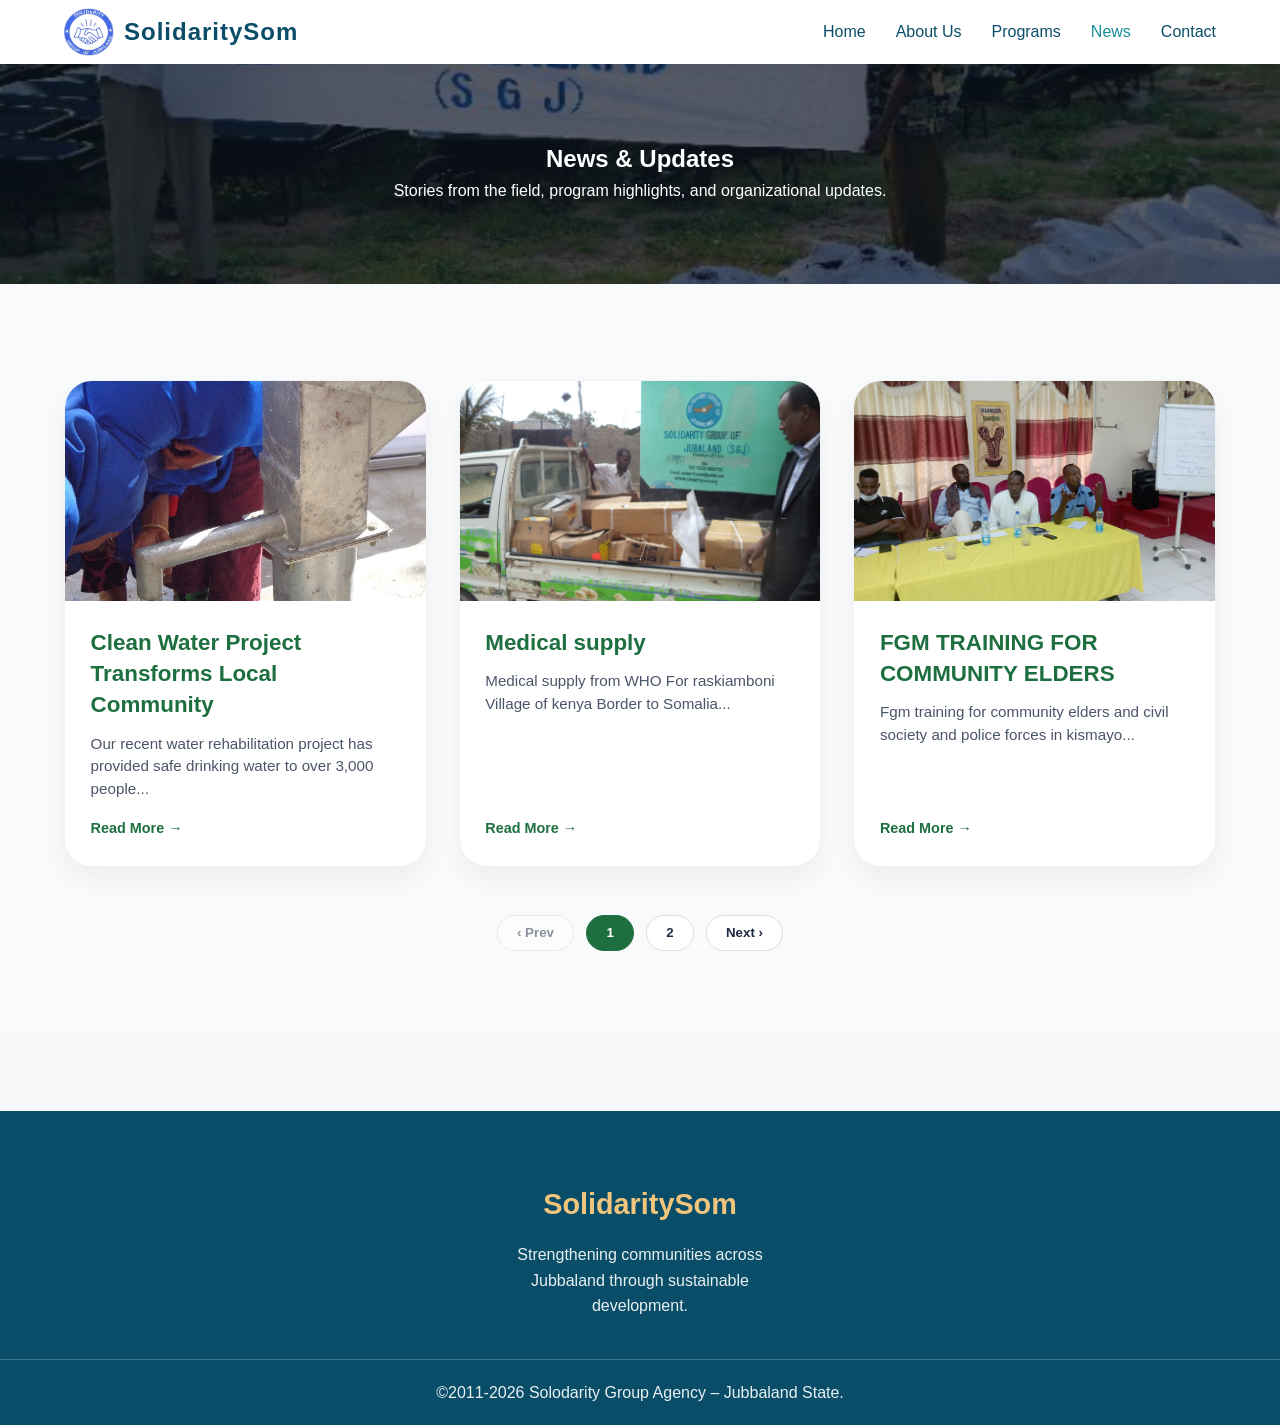
<file: blog.html>
<!DOCTYPE html>
<html lang="en">
<head>
    <meta charset="UTF-8">
    <meta name="viewport" content="width=device-width, initial-scale=1.0">
    <title>News & Updates | SolidaritySom Agency</title>

    <link rel="stylesheet" href="assets/css/style.css">
    <style>
        /* ========== BLOG LIST SECTION (responsive grid + pagination) ========== */
        .blog-list-section {
            padding: 5rem 0;
            background: #f9fafc;
        }
        .blog-list-grid {
            display: grid;
            grid-template-columns: repeat(auto-fill, minmax(320px, 1fr));
            gap: 2rem;
            margin-bottom: 3rem;
        }
        .blog-card {
            background: white;
            border-radius: 28px;
            overflow: hidden;
            box-shadow: 0 12px 24px rgba(0,0,0,0.05);
            transition: transform 0.25s, box-shadow 0.25s;
        }
        .blog-card:hover {
            transform: translateY(-6px);
            box-shadow: 0 20px 30px rgba(0,0,0,0.1);
        }
        .blog-card img {
            width: 100%;
            height: 220px;
            object-fit: cover;
        }
        .blog-content {
            padding: 1.6rem;
        }
        .blog-content h3 {
            font-size: 1.4rem;
            margin-bottom: 0.75rem;
            color: #1e6f3f;
        }
        .blog-content p {
            color: #4a5568;
            margin-bottom: 1rem;
            line-height: 1.5;
        }
        .read-more {
            font-weight: 600;
            color: #1e6f3f;
            display: inline-flex;
            align-items: center;
            gap: 6px;
        }
        .read-more:hover { gap: 10px; }

        /* Pagination */
        .pagination {
            display: flex;
            justify-content: center;
            gap: 0.75rem;
            flex-wrap: wrap;
            margin-top: 2rem;
        }
        .page-btn {
            background: white;
            border: 1px solid #ddd;
            padding: 0.6rem 1.2rem;
            border-radius: 40px;
            font-weight: 600;
            cursor: pointer;
            transition: 0.2s;
            color: #1e2a41;
        }
        .page-btn.active-page {
            background: #1e6f3f;
            color: white;
            border-color: #1e6f3f;
        }
        .page-btn:hover:not(.active-page) {
            background: #eef2f0;
            border-color: #1e6f3f;
        }

        /* ========== SINGLE POST PAGE (dynamic overlay / modal style but separate page concept) ========== */
        /* This will be shown as a separate view (dynamic content) */
        .single-post-container {
            max-width: 1000px;
            margin: 2rem auto;
            background: white;
            border-radius: 32px;
            padding: 2rem;
            box-shadow: 0 20px 35px rgba(0,0,0,0.1);
        }
        .post-header {
            margin-bottom: 2rem;
        }
        .post-title {
            font-size: 2.5rem;
            color: #1e6f3f;
            margin-bottom: 0.5rem;
        }
        .post-meta {
            color: #6c7a8e;
            font-size: 0.9rem;
            display: flex;
            gap: 1rem;
            align-items: center;
            margin-bottom: 1.5rem;
        }
        .featured-media {
            margin: 1.5rem 0;
            border-radius: 24px;
            overflow: hidden;
        }
        .featured-media img, .featured-media video {
            width: 100%;
            max-height: 500px;
            object-fit: cover;
            border-radius: 24px;
        }
        .post-description {
            font-size: 1.1rem;
            line-height: 1.7;
            color: #2d3e50;
            margin: 1.5rem 0;
        }
        .gallery-grid {
            display: grid;
            grid-template-columns: repeat(auto-fit, minmax(200px, 1fr));
            gap: 1rem;
            margin: 2rem 0;
        }
        .gallery-grid img {
            border-radius: 18px;
            width: 100%;
            height: 160px;
            object-fit: cover;
            transition: 0.2s;
        }
        .back-btn {
            display: inline-flex;
            align-items: center;
            gap: 8px;
            background: #f0f2f5;
            padding: 8px 20px;
            border-radius: 40px;
            margin-bottom: 1.5rem;
            font-weight: 600;
            color: #1e6f3f;
        }
        footer {
            background: #0a1f1c;
            color: #e2e8f0;
            padding: 2rem 0;
            text-align: center;
            margin-top: 3rem;
        }
        .hidden-view {
            display: none;
        }
        .blog-view {
            display: block;
        }
        .single-view {
            display: none;
            padding: 2rem 0;
        }
         
        .logo{
            display: flex;
            justify-content: center;
            flex-direction: row-reverse;
            align-items: center;
            
        }
        .logo img{
            width:50%;
            max-width:50px;
            margin-right:10px;
        }
    </style>
</head>

<body>

    <!-- Header -->
    <header class="main-header">
        <div class="container header-container">
            <div class="logo">
                <h2>SolidaritySom</h2>
                <img src="assets/images/solidarityGroupLogo.png"/>
            </div>

            <nav class="navbar">
                <ul class="nav-links">
                    <li><a href="index.html">Home</a></li>
                    <li><a href="about.html">About Us</a></li>
                    <li><a href="programs.html">Programs</a></li>
                    <li><a href="blog.html" class="active">News</a></li>
                    <li><a href="contact.html">Contact</a></li>
                </ul>
            </nav>

            <div class="menu-toggle" id="mobile-menu">
                <span class="bar"></span>
                <span class="bar"></span>
                <span class="bar"></span>
            </div>
        </div>
    </header>

    <!-- ================= BLOG HERO ================= -->
    <section class="blog-hero">
        <div class="container">
            <h1>News & Updates</h1>
            <p>Stories from the field, program highlights, and organizational updates.</p>
        </div>
    </section>

    <!-- ================= BLOG LIST ================= -->
    <!-- BLOG LIST SECTION (with pagination & responsive) -->
<section id="blogListView" class="blog-list-section blog-view">
    <div class="container">
        
        <div id="blogGridContainer" class="blog-list-grid"></div>
        <div id="paginationContainer" class="pagination"></div>
    </div>
</section>

<!-- SINGLE POST VIEW (dynamic) -->
<section id="singlePostView" class="single-view">
    <div class="container">
        <button id="backToBlogBtn" class="back-btn"><i class="fas fa-arrow-left"></i> Back to all posts</button>
        <div id="dynamicPostContent" class="single-post-container"></div>
    </div>
</section>

    <!-- Footer -->
    <footer class="footer">
        <div class="container footer-grid">
            <div class="footer-col">
                <h3>SolidaritySom</h3>
                <p>Strengthening communities across Jubbaland through sustainable development.</p>
            </div>
        </div>
        <div class="footer-bottom">
            <p>©2011-2026 Solodarity Group Agency – Jubbaland State.</p>
        </div>
    </footer>
<script src="assets/js/blog.js"></script>
    <script src="assets/js/main.js"></script>
</body>
</html>
</file>
<file: assets/css/style.css>
/* Global Reset */
* {
    margin: 0;
    padding: 0;
    box-sizing: border-box;
}

body {
    font-family: 'Poppins', sans-serif;
    background: #f7f9fb;
    color: #222;
    line-height: 1.6;
}

/* Header */
.main-header {
    width: 100%;
    padding: 20px 60px;
    display: flex;
    justify-content: space-between;
    align-items: center;
    background: #ffffff;
    box-shadow: 0 2px 10px rgba(0,0,0,0.05);
    position: fixed;
    top: 0;
    z-index: 1000;
}

.logo h2 {
    color: #0a4d68;
    font-weight: 700;
}

.navbar ul {
    display: flex;
    gap: 30px;
    list-style: none;
}

.navbar a {
    text-decoration: none;
    color: #0a4d68;
    font-weight: 500;
}

.navbar a.active,
.navbar a:hover {
    color: #1a8f98;
}
/* ================= HEADER STYLING ================= */

.main-header {
    width: 100%;
    background: #ffffff;
    padding: 8px 0;
    position: fixed;
    top: 0;
    left: 0;
    z-index: 2000;
    box-shadow: 0 2px 10px rgba(0,0,0,0.05);
    transition: 0.3s ease;
}

.header-container {
    width: 90%;
    max-width: 1300px;
    margin: auto;
    display: flex;
    justify-content: space-between;
    align-items: center;
}

.logo h2 {
    color: #0A4D68;
    font-weight: 700;
    letter-spacing: 1px;
}

/* Desktop Navigation */
.nav-links {
    display: flex;
    gap: 35px;
    list-style: none;
}

.nav-links a {
    text-decoration: none;
    color: #0A4D68;
    font-weight: 500;
    transition: 0.3s ease;
}

.nav-links a:hover,
.nav-links a.active {
    color: #1A8F98;
}

/* ================= MOBILE MENU ================= */

.menu-toggle {
    display: none;
    flex-direction: column;
    cursor: pointer;
    gap: 5px;
}

.menu-toggle .bar {
    width: 28px;
    height: 3px;
    background: #0A4D68;
    transition: 0.3s ease;
}

/* Mobile Navigation Hidden by Default */
.nav-links {
    transition: 0.4s ease;
}

@media (max-width: 900px) {

    .menu-toggle {
        display: flex;
    }

    .nav-links {
        position: absolute;
        top: 70px;
        right: 0;
        width: 100%;
        background: #ffffff;
        flex-direction: column;
        align-items: center;
        padding: 25px 0;
        gap: 25px;
        transform: translateY(-200%);
        box-shadow: 0 4px 12px rgba(0,0,0,0.1);
    }

    .nav-links.active {
        transform: translateY(0);
    }

    /* Hamburger Animation */
    .menu-toggle.open .bar:nth-child(1) {
        transform: rotate(45deg) translate(5px, 6px);
    }

    .menu-toggle.open .bar:nth-child(2) {
        opacity: 0;
    }

    .menu-toggle.open .bar:nth-child(3) {
        transform: rotate(-45deg) translate(5px, -6px);
    }
}

/* Sticky Header Shrink Effect */
.main-header.scrolled {
    padding: 10px 0;
    box-shadow: 0 3px 12px rgba(0,0,0,0.1);
}

/* Hero Section */

.hero {
    height: 100vh;
    background: linear-gradient(to bottom, rgba(0,0,0,0.4), rgba(0,0,0,0.6)),
                url('../images/banner.jpeg') center/cover no-repeat;
    display: flex;
    justify-content: center;
    align-items: center;
    text-align: center;
    padding: 0 20px;
}

.hero h1 {
    font-size: 3rem;
    color: #fff;
    font-weight: 700;
}

.hero p {
    color: #e6e6e6;
    margin: 20px 0;
    font-size: 1.2rem;
}

.btn-primary {
    padding: 12px 30px;
    background: #1a8f98;
    color: #fff;
    text-decoration: none;
    border-radius: 6px;
    font-weight: 600;
}
/* ================= BLOG HERO ================= */
.blog-hero {
    padding: 140px 0 80px;
    background: linear-gradient(rgba(10,20,30,0.6), rgba(10,20,30,0.6)),
                url('../images/Solodarity\ Group\ agency.png') center/cover no-repeat;
    text-align: center;
    color: #fff;
}

/* ================= BLOG LIST ================= */
/* ================= BLOG LIST SECTION - COMPLETE RESPONSIVE STYLES ================= */

.blog-list-section {
    padding: 5rem 0;
    background: #f8fafd;
    width: 100%;
    overflow-x: hidden;
}

.container {
    width: 90%;
    max-width: 1280px;
    margin: 0 auto;
}

.blog-list-grid {
    display: grid;
    grid-template-columns: repeat(3, 1fr);
    gap: 2rem;
    margin-top: 1rem;
}

/* Blog Card Styles */
.blog-card {
    background: #ffffff;
    border-radius: 28px;
    overflow: hidden;
    box-shadow: 0 10px 25px rgba(0, 0, 0, 0.05);
    transition: all 0.3s cubic-bezier(0.4, 0, 0.2, 1);
    display: flex;
    flex-direction: column;
    height: 100%;
}

.blog-card:hover {
    transform: translateY(-8px);
    box-shadow: 0 20px 35px -12px rgba(0, 0, 0, 0.15);
}

.blog-card img {
    width: 100%;
    height: 220px;
    object-fit: cover;
    transition: transform 0.5s ease;
}

.blog-card:hover img {
    transform: scale(1.05);
}

.blog-content {
    padding: 1.8rem;
    flex: 1;
    display: flex;
    flex-direction: column;
}

.blog-content h3 {
    font-size: 1.35rem;
    font-weight: 700;
    color: #1e2a41;
    margin-bottom: 0.75rem;
    line-height: 1.4;
    transition: color 0.3s ease;
}

.blog-card:hover .blog-content h3 {
    color: #1e6f3f;
}

.blog-content p {
    color: #5a6e7c;
    line-height: 1.6;
    margin-bottom: 1.25rem;
    font-size: 0.95rem;
    flex: 1;
}

.read-more {
    display: inline-flex;
    align-items: center;
    gap: 6px;
    color: #1e6f3f;
    font-weight: 600;
    text-decoration: none;
    font-size: 0.9rem;
    transition: gap 0.3s ease;
    margin-top: auto;
}

.read-more:hover {
    gap: 12px;
    color: #145c34;
}

/* Reveal Animation */
.reveal {
    opacity: 0;
    transform: translateY(30px);
    transition: all 0.7s ease;
}

.reveal.active {
    opacity: 1;
    transform: translateY(0);
}

/* ================= RESPONSIVE BREAKPOINTS ================= */

/* Tablet Landscape / Medium Screens (1024px and below) */
@media (max-width: 1024px) {
    .blog-list-grid {
        gap: 1.5rem;
    }
    
    .blog-content {
        padding: 1.5rem;
    }
    
    .blog-content h3 {
        font-size: 1.25rem;
    }
    
    .blog-card img {
        height: 200px;
    }
}

/* Tablet Portrait (768px to 1023px) */
@media (max-width: 768px) {
    .blog-list-section {
        padding: 3.5rem 0;
    }
    
    .blog-list-grid {
        grid-template-columns: repeat(2, 1fr);
        gap: 1.5rem;
    }
    
    .blog-content {
        padding: 1.25rem;
    }
    
    .blog-content h3 {
        font-size: 1.2rem;
    }
    
    .blog-content p {
        font-size: 0.9rem;
        line-height: 1.5;
    }
    
    .blog-card img {
        height: 180px;
    }
}

/* Mobile Large (480px to 767px) */
@media (max-width: 600px) {
    .blog-list-section {
        padding: 2.5rem 0;
    }
    
    .blog-list-grid {
        grid-template-columns: 1fr;
        gap: 1.8rem;
        max-width: 450px;
        margin-left: auto;
        margin-right: auto;
    }
    
    .blog-content {
        padding: 1.25rem;
    }
    
    .blog-content h3 {
        font-size: 1.2rem;
    }
    
    .blog-card img {
        height: 200px;
    }
}

/* Mobile Small (up to 480px) */
@media (max-width: 480px) {
    .blog-list-section {
        padding: 2rem 0;
    }
    
    .container {
        width: 92%;
    }
    
    .blog-list-grid {
        gap: 1.5rem;
    }
    
    .blog-content {
        padding: 1rem;
    }
    
    .blog-content h3 {
        font-size: 1.1rem;
        margin-bottom: 0.5rem;
    }
    
    .blog-content p {
        font-size: 0.85rem;
        margin-bottom: 1rem;
    }
    
    .blog-card img {
        height: 180px;
    }
    
    .read-more {
        font-size: 0.85rem;
    }
}

/* Optional: Add smooth container padding for extra small devices */
@media (max-width: 360px) {
    .blog-content {
        padding: 0.9rem;
    }
    
    .blog-content h3 {
        font-size: 1rem;
    }
}

/* ================= ADDITIONAL ENHANCEMENTS ================= */

/* Optional: Add a subtle gradient border on hover for cards */
.blog-card {
    position: relative;
    border: 1px solid rgba(0, 0, 0, 0.05);
}

.blog-card::before {
    content: '';
    position: absolute;
    top: 0;
    left: 0;
    right: 0;
    height: 4px;
    background: linear-gradient(90deg, #1e6f3f, #2b9b5a);
    transform: scaleX(0);
    transition: transform 0.3s ease;
    border-radius: 28px 28px 0 0;
}

.blog-card:hover::before {
    transform: scaleX(1);
}

/* Optional: Image overlay effect for better visual appeal */
.blog-card {
    position: relative;
}

.blog-card img {
    display: block;
}

/* Accessibility: Focus styles for better keyboard navigation */
.read-more:focus-visible {
    outline: 2px solid #1e6f3f;
    outline-offset: 2px;
    border-radius: 4px;
}

/* Optional: Loading lazy images gracefully */
.blog-card img[loading="lazy"] {
    background: #f0f2f5;
}

/* ================= HERO VIDEO SECTION ================= */

.hero {
    position: relative;
    height: 100vh;
    width: 100%;
    overflow: hidden;
    display: flex;
    justify-content: center;
    align-items: center;
}

.hero-video {
    position: absolute;
    top: 50%;
    left: 50%;
    min-width: 100%;
    min-height: 100%;
    width: auto;
    height: auto;
    z-index: -2;
    transform: translate(-50%, -50%);
    object-fit: cover;
}

/* Dark overlay */
.overlay {
    position: absolute;
    top: 0;
    left: 0;
    width: 100%;
    height: 100%;
    background: rgba(10, 20, 30, 0.55);
    z-index: -1;
}

/* Hero content */
.hero-content {
    text-align: center;
    color: #fff;
    padding: 0 20px;
    max-width: 800px;
}

.hero-content h1 {
    font-size: 3.2rem;
    font-weight: 700;
    margin-bottom: 15px;
}

.hero-content p {
    font-size: 1.25rem;
    margin-bottom: 25px;
    color: #e8f1f2;
}

/* Button */
.btn-primary {
    padding: 14px 32px;
    background: #1a8f98;
    color: #fff;
    text-decoration: none;
    border-radius: 6px;
    font-weight: 600;
    transition: 0.3s ease;
}

.btn-primary:hover {
    background: #0f6c74;
}

/* Fade-in animation */
.fade-in {
    opacity: 0;
    animation: fadeIn 1.8s ease forwards;
}

@keyframes fadeIn {
    to {
        opacity: 1;
    }
}

/* Mobile fallback image */
@media (max-width: 768px) {
    .hero-video {
        display: none;
    }

    .hero {
        background: url('../images/banner.jpeg') center/cover no-repeat;
    }

    .hero-content h1 {
        font-size: 2.2rem;
    }
}
/* ================= PROGRAMS SECTION ================= */

.programs-section {
    padding: 100px 0;
    background: #f7f9fb;
}

.section-title {
    text-align: center;
    font-size: 2.4rem;
    font-weight: 700;
    color: #0A4D68;
    margin-bottom: 10px;
}

.section-subtitle {
    text-align: center;
    max-width: 700px;
    margin: 0 auto 50px;
    color: #4a5c63;
    font-size: 1.1rem;
}

.programs-grid {
    display: grid;
    grid-template-columns: repeat(4, 1fr);
    gap: 35px;
}

.program-card {
    background: #ffffff;
    padding: 35px 25px;
    border-radius: 12px;
    text-align: center;
    box-shadow: 0 4px 12px rgba(0,0,0,0.06);
    transition: 0.3s ease;
    border-top: 4px solid #1A8F98;
}

.program-card:hover {
    transform: translateY(-8px);
    box-shadow: 0 8px 20px rgba(0,0,0,0.12);
}

.program-card .icon img {
    width: 60px;
    margin-bottom: 20px;
}

.program-card h3 {
    font-size: 1.4rem;
    color: #0A4D68;
    margin-bottom: 12px;
}

.program-card p {
    color: #4a5c63;
    font-size: 1rem;
    margin-bottom: 20px;
}

.learn-more {
    text-decoration: none;
    color: #1A8F98;
    font-weight: 600;
    transition: 0.3s ease;
}

.learn-more:hover {
    color: #0f6c74;
}
/* ================= PROGRAMS HERO ================= */
.programs-hero {
    padding: 140px 0 80px;
    background: linear-gradient(rgba(10,20,30,0.6), rgba(10,20,30,0.6)),
                url('../images/programs-hero.jpg') center/cover no-repeat;
    text-align: center;
    color: #fff;
}

.programs-hero h1 {
    font-size: 2.8rem;
    margin-bottom: 10px;
}

/* ================= OVERVIEW GRID ================= */
.programs-overview {
    padding: 80px 0;
    background: #f7f9fb;
}

.overview-grid {
    display: grid;
    grid-template-columns: repeat(4, 1fr);
    gap: 35px;
}

.overview-card {
    background: #ffffff;
    padding: 30px;
    border-radius: 12px;
    text-align: center;
    box-shadow: 0 4px 12px rgba(0,0,0,0.06);
    transition: 0.3s ease;
}

.overview-card:hover {
    transform: translateY(-8px);
}

.overview-card img {
    width: 60px;
    margin-bottom: 15px;
}

/* ================= DETAILED PROGRAM SECTIONS ================= */
.program-detail {
    padding: 80px 0;
    background: #ffffff;
}

.detail-grid {
    display: grid;
    grid-template-columns: 1fr 1fr;
    gap: 40px;
    align-items: center;
}

.detail-text h2 {
    color: #0A4D68;
    margin-bottom: 15px;
}

.detail-text ul {
    margin-top: 15px;
    padding-left: 20px;
}

.detail-text ul li {
    margin-bottom: 8px;
}

.detail-image img {
    width: 100%;
    border-radius: 12px;
}

/* Reverse layout */
.program-detail.reverse .detail-grid {
    direction: rtl;
}

.program-detail.reverse .detail-text,
.program-detail.reverse .detail-image {
    direction: ltr;
}

/* Responsive */
@media (max-width: 900px) {
    .overview-grid {
        grid-template-columns: repeat(2, 1fr);
    }

    .detail-grid {
        grid-template-columns: 1fr;
    }

    .program-detail.reverse .detail-grid {
        direction: ltr;
    }
}

@media (max-width: 600px) {
    .overview-grid {
        grid-template-columns: 1fr;
    }
}

/* Responsive Grid */
@media (max-width: 1100px) {
    .programs-grid {
        grid-template-columns: repeat(2, 1fr);
    }
}

@media (max-width: 600px) {
    .programs-grid {
        grid-template-columns: 1fr;
    }
}
/* ================= ABOUT HERO ================= */
.about-hero {
    padding: 140px 0 80px;
    background: linear-gradient(rgba(10,20,30,0.6), rgba(10,20,30,0.6)),
                url('../images/about-hero.jpg') center/cover no-repeat;
    text-align: center;
    color: #fff;
}

.about-hero h1 {
    font-size: 2.8rem;
    margin-bottom: 10px;
}

.about-hero p {
    font-size: 1.2rem;
    max-width: 700px;
    margin: auto;
}

/* ================= MISSION & VISION ================= */
.mission-vision {
    padding: 80px 0;
    background: #ffffff;
}

.mv-grid {
    display: grid;
    grid-template-columns: repeat(2, 1fr);
    gap: 40px;
}

.mv-card {
    background: #f7f9fb;
    padding: 40px;
    border-radius: 12px;
    box-shadow: 0 4px 12px rgba(0,0,0,0.06);
}

.mv-card h2 {
    color: #0A4D68;
    margin-bottom: 15px;
}

/* ================= VALUES SECTION ================= */
.values-section {
    padding: 80px 0;
    background: #f7f9fb;
}

.values-grid {
    display: grid;
    grid-template-columns: repeat(4, 1fr);
    gap: 35px;
}

.value-card {
    background: #ffffff;
    padding: 30px;
    border-radius: 12px;
    text-align: center;
    box-shadow: 0 4px 12px rgba(0,0,0,0.06);
    transition: 0.3s ease;
}

.value-card:hover {
    transform: translateY(-8px);
}

.value-card img {
    width: 60px;
    margin-bottom: 15px;
}

/* ================= LEADERSHIP SECTION ================= */
.leadership-section {
    padding: 80px 0;
    background: #ffffff;
}

.team-grid {
    display: grid;
    grid-template-columns: repeat(3, 1fr);
    gap: 35px;
}

.team-card {
    background: #f7f9fb;
    padding: 25px;
    border-radius: 12px;
    text-align: center;
    box-shadow: 0 4px 12px rgba(0,0,0,0.06);
}

.team-card img {
    width: 100%;
    border-radius: 12px;
    margin-bottom: 15px;
}

.team-card .role {
    color: #1A8F98;
    font-weight: 600;
    margin-bottom: 10px;
}

/* Responsive */
@media (max-width: 900px) {
    .mv-grid,
    .values-grid,
    .team-grid {
        grid-template-columns: 1fr;
    }
}

/* Footer */
.main-footer {
    text-align: center;
    padding: 20px;
    background: #0a4d68;
    color: #fff;
    margin-top: 50px;
}
/* ================= FOOTER ================= */

.footer {
    background: #0A4D68;
    color: #ffffff;
    padding: 70px 0 20px;
    margin-top: 80px;
}

.footer-grid {
    display: flex;
    flex-direction: row;
    justify-content: space-around;
    align-items: center;
}

.footer-col h3 {
    font-size: 1.8rem;
    margin-bottom: 15px;
    color: #F2C57C;
}
.footer-col{
    max-width:250px;
}
.footer-col h4 {
    font-size: 1.3rem;
    margin-bottom: 15px;
    color: #F2C57C;
}

.footer-col p {
    line-height: 1.6;
    color: #e8f1f2;
    
}

.footer-col ul {
    list-style: none;
    padding: 0;
}

.footer-col ul li {
    margin-bottom: 10px;
}

.footer-col ul li a {
    color: #e8f1f2;
    text-decoration: none;
    transition: 0.3s ease;
}

.footer-col ul li a:hover {
    color: #F2C57C;
}

/* Social Icons */
.social-links a img {
    width: 28px;
    margin-right: 10px;
    transition: 0.3s ease;
}

.social-links a img:hover {
    transform: scale(1.1);
}

/* Newsletter */
.newsletter-form {
    display: flex;
    margin-top: 15px;
}

.newsletter-form input {
    padding: 10px;
    width: 70%;
    border: none;
    border-radius: 6px 0 0 6px;
    outline: none;
}

.newsletter-form button {
    padding: 10px 20px;
    background: #1A8F98;
    border: none;
    color: #fff;
    border-radius: 0 6px 6px 0;
    cursor: pointer;
    transition: 0.3s ease;
}

.newsletter-form button:hover {
    background: #0f6c74;
}

/* Footer Bottom */
.footer-bottom {
    text-align: center;
    margin-top: 40px;
    padding-top: 20px;
    border-top: 1px solid rgba(255,255,255,0.2);
}

.footer-bottom p {
    color: #e8f1f2;
}

/* Responsive Footer */
@media (max-width: 900px) {
    .footer-grid {
        grid-template-columns: repeat(2, 1fr);
    }
}

@media (max-width: 600px) {
    .footer-grid {
        flex-direction: column;
        gap:20px;
    }
.who-image{
    display: none;
}
    .who-text{
padding:0 20px 0 20px;
    }

    .newsletter-form input,
    .newsletter-form button {
        width: 100%;
        border-radius: 6px;
        margin-bottom: 10px;
    }
}
/* ================= CONTACT HERO ================= */
.contact-hero {
    padding: 140px 0 80px;
    background: linear-gradient(rgba(10,20,30,0.6), rgba(10,20,30,0.6)),
                url('../images/contact-hero.jpg') center/cover no-repeat;
    text-align: center;
    color: #fff;
}

.contact-hero h1 {
    font-size: 2.8rem;
    margin-bottom: 10px;
}

/* ================= CONTACT SECTION ================= */
.contact-section {
    padding: 50px 20px;
    background: #ffffff;
}

.contact-grid {
    display: flex;
    justify-content: center;
    align-items: center;
}

.contact-info h2,
.contact-form h2 {
    color: #0A4D68;
    margin-bottom: 15px;
}
.contact-title{
    padding:20px;
    padding-left: 0px;
}
.info-item {
    display: flex;
    align-items: center;
    margin-bottom: 15px;
}

.info-item img {
    width: 28px;
    margin-right: 12px;
}

.contact-form form {
    display: flex;
    flex-direction: column;
    gap: 15px;
}

.contact-form input,
.contact-form textarea {
    padding: 12px;
    border: 1px solid #d0d7de;
    border-radius: 6px;
    font-size: 1rem;
}

.contact-form textarea {
    height: 150px;
    resize: none;
}

.contact-form button {
    padding: 12px;
    background: #1A8F98;
    color: #fff;
    border: none;
    border-radius: 6px;
    font-weight: 600;
    cursor: pointer;
    transition: 0.3s ease;
}

.contact-form button:hover {
    background: #0f6c74;
}

/* ================= MAP ================= */
.map-section iframe {
    width: 100%;
    border: none;
}

/* Responsive */
@media (max-width: 900px) {
    .contact-grid {
        grid-template-columns: 1fr;
    }
}

/* ================= IMPACT SECTION ================= */
.impact-section {
    padding: 90px 0;
    background: #ffffff;
    text-align: center;
}

.impact-grid {
    display: grid;
    grid-template-columns: repeat(4, 1fr);
    gap: 35px;
    margin-top: 50px;
}

.impact-card {
    background: #f7f9fb;
    padding: 35px 25px;
    border-radius: 12px;
    box-shadow: 0 4px 12px rgba(0,0,0,0.06);
    transition: 0.3s ease;
}

.impact-card:hover {
    transform: translateY(-8px);
}

.impact-card img {
    width: 60px;
    margin-bottom: 15px;
}

.impact-card h3 {
    font-size: 2.4rem;
    color: #1A8F98;
    margin-bottom: 10px;
    font-weight: 700;
}

.impact-card p {
    color: #4a5c63;
    font-size: 1rem;
}
/* ================= PARTNERS SECTION ================= */
.partners-section {
    padding: 90px 0;
    background: #f7f9fb;
    text-align: center;
}

.partners-grid {
    display: grid;
    grid-template-columns: repeat(6, 1fr);
    gap: 30px;
    margin-top: 50px;
    align-items: center;
}

.partner-logo img {
    width: 100%;
    max-width: 130px;
    filter: grayscale(100%);
    opacity: 0.8;
    transition: 0.3s ease;
}

.partner-logo img:hover {
    filter: grayscale(0%);
    opacity: 1;
    transform: scale(1.05);
}

/* Responsive */
@media (max-width: 1100px) {
    .partners-grid {
        grid-template-columns: repeat(3, 1fr);
    }
}

@media (max-width: 600px) {
    .partners-grid {
        grid-template-columns: repeat(2, 1fr);
    }
}
/* ================= SCROLL REVEAL ANIMATIONS ================= */

.reveal {
    opacity: 0;
    transform: translateY(30px);
    transition: all 1s ease;
}

.reveal.active {
    opacity: 1;
    transform: translateY(0);
}

/* Slide Left */
.reveal-left {
    opacity: 0;
    transform: translateX(-40px);
    transition: all 1s ease;
}

.reveal-left.active {
    opacity: 1;
    transform: translateX(0);
}

/* Slide Right */
.reveal-right {
    opacity: 0;
    transform: translateX(40px);
    transition: all 1s ease;
}

.reveal-right.active {
    opacity: 1;
    transform: translateX(0);
}

/* Fade Only */
.fade-in {
    opacity: 0;
    transition: opacity 1.2s ease;
}

.fade-in.active {
    opacity: 1;
}
/* ================= BLOG PREVIEW SECTION ================= */
.blog-preview-section {
    padding: 90px 0;
    background: #ffffff;
}

.blog-grid {
    display: grid;
    grid-template-columns: repeat(3, 1fr);
    gap: 35px;
    margin-top: 50px;
}

.blog-card {
    background: #f7f9fb;
    border-radius: 12px;
    overflow: hidden;
    box-shadow: 0 4px 12px rgba(0,0,0,0.06);
    transition: 0.3s ease;
}

.blog-card:hover {
    transform: translateY(-8px);
}

.blog-card img {
    width: 100%;
    height: 200px;
    object-fit: cover;
}

.blog-content {
    padding: 20px;
}

.blog-content h3 {
    font-size: 1.3rem;
    color: #0A4D68;
    margin-bottom: 10px;
}

.blog-content p {
    color: #4a5c63;
    margin-bottom: 15px;
}

.read-more {
    text-decoration: none;
    color: #1A8F98;
    font-weight: 600;
}

.blog-btn-container {
    text-align: center;
    margin-top: 40px;
}
/* ===========================
   WHO WE ARE SECTION
=========================== */
.who-we-are {
    padding: 90px 0;
    background: var(--light-bg);
}

.who-grid {
    display: grid;
    grid-template-columns: repeat(auto-fit, minmax(320px, 1fr));
    gap: 40px;
    align-items: center;
}

.who-text h2 {
    font-size: 2.4rem;
    color: var(--primary-dark);
    margin-bottom: 20px;
}

.who-text p {
    font-size: 1.05rem;
    line-height: 1.7;
    color: var(--text-light);
    margin-bottom: 15px;
}

.who-text .btn-primary {
    margin-top: 10px;
}

.who-image img {
    width: 100%;
    border-radius: 12px;
    box-shadow: 0 6px 20px rgba(0,0,0,0.1);
}

/* Reveal animation already exists in your CSS */

/* Responsive */
@media (max-width: 900px) {
    .blog-grid {
        grid-template-columns: 1fr 1fr;
    }
}

@media (max-width: 600px) {
    .blog-grid {
        grid-template-columns: 1fr;
    }
}

/* Responsive */
@media (max-width: 900px) {
    .impact-grid {
        grid-template-columns: repeat(2, 1fr);
    }
}

@media (max-width: 600px) {
    .impact-grid {
        grid-template-columns: 1fr;
    }
}
</file>
